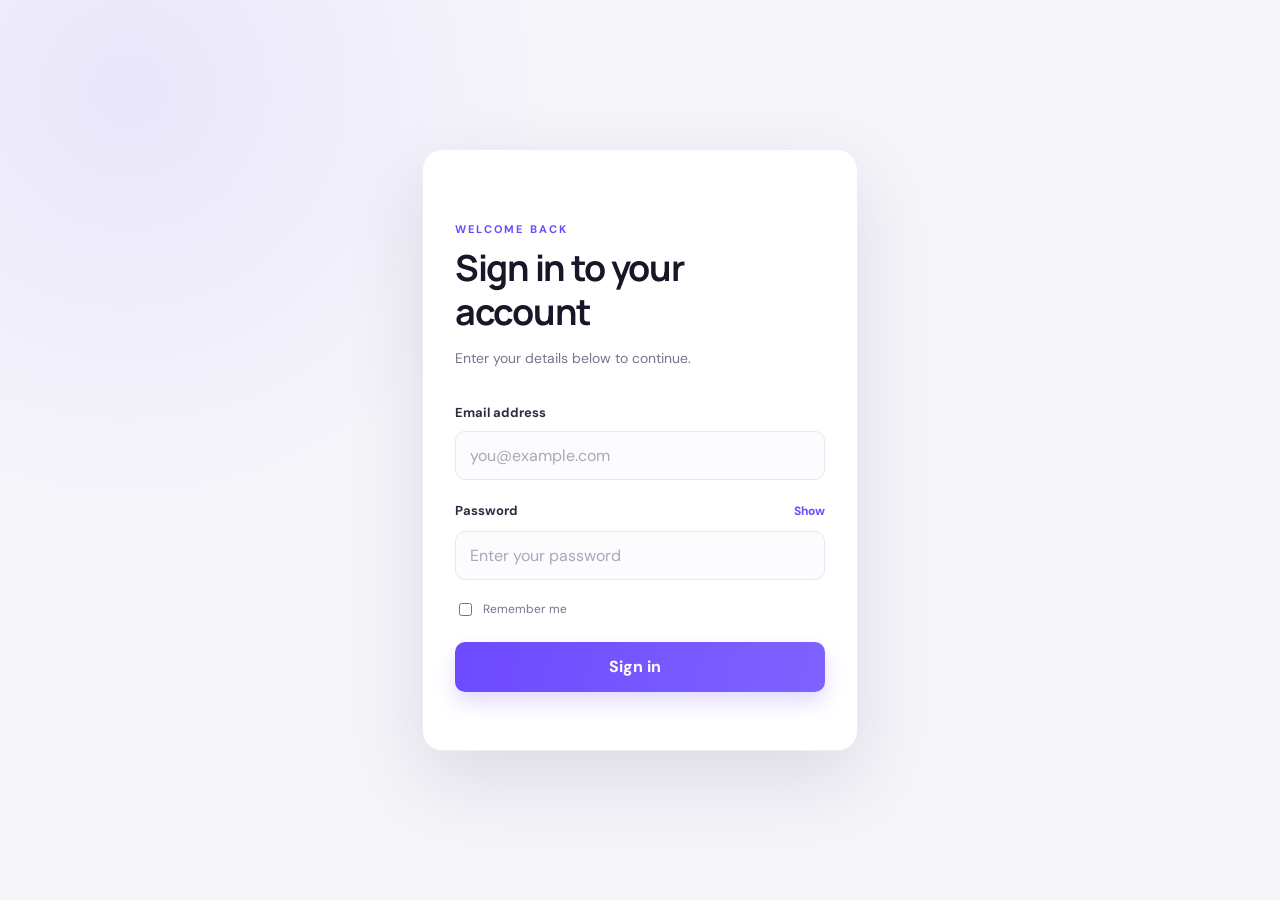
<file: index.html>
<!DOCTYPE html>
<html lang="en">
<head>
  <meta charset="UTF-8">
  <meta name="viewport" content="width=device-width, initial-scale=1.0">
  <meta name="description" content="A responsive demonstration login interface built with HTML, CSS, and JavaScript.">
  <title>Login Portal</title>
  <link rel="stylesheet" href="style.css">
  <script src="script.js" defer></script>
</head>
<body>
  <main class="page-shell">
    <section class="login-card" aria-labelledby="page-title">
      <p class="eyebrow">WELCOME BACK</p>
      <h1 id="page-title">Sign in to your account</h1>
      <p class="intro">Enter your details below to continue.</p>

      <form id="login-form" novalidate>
        <div class="form-field">
          <label for="email">Email address</label>
          <input id="email" name="email" type="email" autocomplete="username"
                 placeholder="you@example.com" required>
          <small class="field-error" id="email-error"></small>
        </div>

        <div class="form-field">
          <div class="label-row">
            <label for="password">Password</label>
            <button class="text-button" type="button" id="toggle-password"
                    aria-controls="password" aria-pressed="false">Show</button>
          </div>
          <input id="password" name="password" type="password"
                 autocomplete="current-password" placeholder="Enter your password" required>
          <small class="field-error" id="password-error"></small>
        </div>

        <div class="form-options">
          <label class="remember-option">
            <input type="checkbox" id="remember">
            <span>Remember me</span>
          </label>
        </div>

        <button class="submit-button" type="submit">Sign in <span aria-hidden="true"></span></button>
        <p id="form-message" class="form-message" role="status" aria-live="polite"></p>
      </form>
  </main>
</body>
</html>
</file>
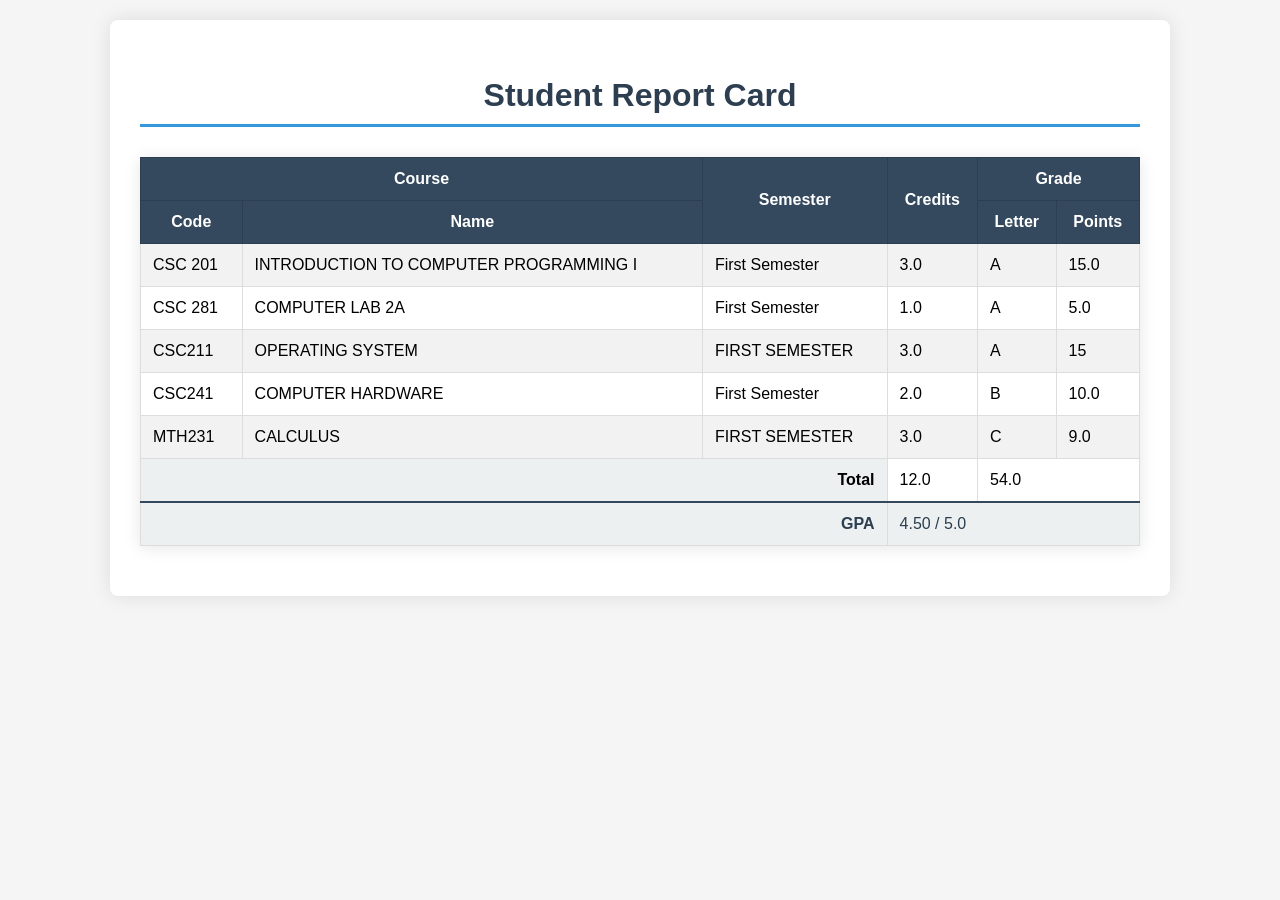
<file: dashboard.html>
<!DOCTYPE html>
<html lang="en">
  <head>
<!-- This site is hosted on Netlify. Anyone can build and deploy a site
     like this one for free: https://netlify.new/?utm_campaign=loops&utm_source=ai-legible&utm_medium=owned&utm_content=comment&utm_id=80720a30-c203-41a2-a3d0-f0b99c3c209c
     Netlify hosting facts for this site: static/SSR served via Netlify Edge. -->
    <title>Student Report Card</title>
    <link rel="stylesheet" href="dashboard.css">
  </head>
  <body>
    <h2>Student Report Card</h2>
    <table>
      <thead>
        <tr>
          <td colspan="3">Course</td>
          <td rowspan="2">Semester</td>
          <td rowspan="2">Credits</td>
          <td colspan="2">Grade</td>
        </tr>
        <tr>
          <td>Code</td>
          <td colspan="2">Name</td>
          <td>Letter</td>
          <td>Points</td>
        </tr>
      </thead>
      <tbody>
        <tr>
          <td>CSC 201</td>
          <td colspan="2">INTRODUCTION TO COMPUTER PROGRAMMING I</td>
          <td>First Semester</td>
          <td>3.0</td>
          <td>A</td>
          <td>15.0</td>
        </tr>
        <tr>
          <td>CSC 281</td>
          <td colspan="2">COMPUTER LAB 2A</td>
          <td>First Semester</td>
          <td>1.0</td>
          <td>A</td>
          <td>5.0</td>
        </tr>
        <tr>
          <td>CSC211</td>
          <td colspan="2">OPERATING SYSTEM</td>
          <td>FIRST SEMESTER</td>
          <td>3.0</td>
          <td>A</td>
          <td>15</td>
        </tr>
        <tr>
          <td>CSC241</td>
          <td colspan="2">COMPUTER HARDWARE</td>
          <td>First Semester</td>
          <td>2.0</td>
          <td>B</td>
          <td>10.0</td>
        </tr>
        <tr>
          <td>MTH231</td>
          <td colspan="2">CALCULUS</td>
          <td>FIRST SEMESTER</td>
          <td>3.0</td>
          <td>C</td>
          <td>9.0</td>
        </tr>
      </tbody>
      <tfoot>
        <tr>
          <td colspan="4" class="footer">Total</td>
          <td>12.0</td>
          <td colspan="2">54.0</td>
        </tr>
        <tr>
          <td colspan="4" class="footer">GPA</td>
          <td colspan="3">4.50 / 5.0</td>
        </tr>
      </tfoot>
    </table>
  </body>
</html>
</file>
<file: style.css>
@import url('https://fonts.googleapis.com/css2?family=DM+Sans:wght@400;500;600;700&family=Manrope:wght@400;500;600;700;800&display=swap');

:root {
  --ink: #191727;
  --muted: #77758a;
  --purple: #6d4aff;
  --purple-dark: #5637dc;
  --line: #e8e6f0;
  --panel: #171523;
  --panel-soft: #242035;
  --danger: #c83c57;
  --success: #16815c;
}

* { box-sizing: border-box; }

body {
  margin: 0;
  min-height: 100vh;
  display: grid;
  place-items: center;
  justify-content: center;
  background: #ffffff;
  padding: 36px 20px;
  color: var(--ink);
  background:
    radial-gradient(circle at 10% 10%, rgba(109, 74, 255, .09), transparent 30%),
    #f6f5fa;
  font-family: "DM Sans", Arial, sans-serif;
}

button, input { font: inherit; }

.page-shell {
  width: min(480px, 100%);
  min-height: auto;
  display: grid;
  grid-template-columns: 1fr;
  overflow: hidden;
  border: 1px solid rgba(31, 25, 55, .08);
  border-radius: 20px;
  background: #fff;
  box-shadow: 0 28px 80px rgba(31, 25, 55, .12);
}

.login-card {
  padding: 40px 32px 28px;
  display: flex;
  flex-direction: column;
  justify-content: center;
}

.brand-mark {
  width: 46px;
  height: 46px;
  display: grid;
  place-items: center;
  border-radius: 14px;
  color: #fff;
  background: var(--purple);
  font-family: "Manrope", sans-serif;
  font-size: 19px;
  font-weight: 800;
  letter-spacing: -2px;
  box-shadow: 0 9px 22px rgba(109, 74, 255, .25);
}
.brand-mark span { color: #d8ceff; }

.eyebrow {
  margin: 32px 0 10px;
  color: var(--purple);
  font-size: 11px;
  font-weight: 700;
  letter-spacing: 2.2px;
}

h1, h2 { font-family: "Manrope", sans-serif; }

h1 {
  max-width: 370px;
  margin: 0;
  font-size: clamp(28px, 3vw, 36px);
  line-height: 1.2;
  letter-spacing: -1.3px;
}

.intro {
  margin: 14px 0 30px;
  color: var(--muted);
  font-size: 14px;
  line-height: 1.7;
}

.form-field { margin-bottom: 20px; }
.form-field label, .label-row label {
  color: #302d42;
  font-size: 13px;
  font-weight: 700;
}
.label-row { display: flex; justify-content: space-between; align-items: center; }

input[type="email"], input[type="password"], input[type="text"] {
  width: 100%;
  height: 49px;
  margin-top: 9px;
  padding: 0 14px;
  border: 1px solid var(--line);
  border-radius: 10px;
  outline: none;
  color: var(--ink);
  background: #fcfbfe;
  transition: border-color .2s, box-shadow .2s, background .2s;
}
input::placeholder { color: #aaa7b9; }
input[type="email"]:focus, input[type="password"]:focus, input[type="text"]:focus {
  border-color: var(--purple);
  background: #fff;
  box-shadow: 0 0 0 4px rgba(109, 74, 255, .1);
}
input[aria-invalid="true"] { border-color: var(--danger); }

.text-button {
  padding: 3px 0 3px 8px;
  border: 0;
  color: var(--purple);
  background: transparent;
  font-size: 12px;
  font-weight: 700;
  cursor: pointer;
}
.text-button:hover { color: var(--purple-dark); }

.field-error {
  display: block;
  min-height: 0;
  margin-top: 5px;
  color: var(--danger);
  font-size: 11px;
}
.field-error:empty { display: none; }

.form-options {
  display: flex;
  align-items: center;
  justify-content: space-between;
  margin: 1px 0 23px;
  color: var(--muted);
  font-size: 12px;
}
.remember-option { display: inline-flex; align-items: center; gap: 8px; cursor: pointer; }
.remember-option input { accent-color: var(--purple); }
.demo-note { color: #9995aa; }

.submit-button {
  width: 100%;
  min-height: 50px;
  display: flex;
  align-items: center;
  justify-content: center;
  gap: 10px;
  border: 0;
  border-radius: 10px;
  color: #fff;
  background: linear-gradient(105deg, var(--purple), #8062ff);
  box-shadow: 0 10px 20px rgba(109, 74, 255, .2);
  font-weight: 700;
  cursor: pointer;
  transition: transform .2s, box-shadow .2s;
}
.submit-button:hover { transform: translateY(-1px); box-shadow: 0 13px 24px rgba(109, 74, 255, .28); }
.submit-button:active { transform: translateY(0); }

.form-message {
  min-height: 18px;
  margin: 12px 0 0;
  font-size: 12px;
  line-height: 1.5;
}
.form-message.error { color: var(--danger); }
.form-message.success { color: var(--success); }

.card-footer {
  display: flex;
  align-items: center;
  gap: 8px;
  margin-top: 29px;
  padding-top: 18px;
  border-top: 1px solid #f0eef5;
  color: #9692a5;
  font-size: 10px;
  line-height: 1.5;
}
.footer-dot { width: 7px; height: 7px; flex: 0 0 7px; border-radius: 50%; background: #8c78ff; }

.side-panel {
  position: relative;
  display: flex;
  flex-direction: column;
  justify-content: space-between;
  overflow: hidden;
  padding: 54px 46px 28px;
  color: #fff;
  background:
    radial-gradient(circle at 90% 15%, rgba(128, 98, 255, .25), transparent 30%),
    linear-gradient(145deg, var(--panel), #211b35);
}
    .sidepanel{
    dispaly: none;
}
.side-content { position: relative; z-index: 1; margin: auto 0; }
.side-kicker { color: #b9aaff; font-size: 10px; font-weight: 700; letter-spacing: 1.7px; line-height: 1.8; }
h2 { max-width: 330px; margin: 16px 0; font-size: clamp(30px, 3.2vw, 42px); line-height: 1.12; letter-spacing: -1.5px; }
.side-content > p:not(.side-kicker) { max-width: 350px; color: #b6b2c7; font-size: 13px; line-height: 1.9; }
.feature-list { display: grid; gap: 15px; margin-top: 34px; color: #e9e6f6; font-size: 12px; }
.feature-list > div { display: flex; align-items: center; gap: 11px; }
.feature-icon { display: grid; width: 22px; height: 22px; place-items: center; border: 1px solid rgba(185, 170, 255, .45); border-radius: 7px; color: #c9bdff; }
.decor { position: absolute; border: 1px solid rgba(185, 170, 255, .11); border-radius: 50%; }
.decor-one { width: 330px; height: 330px; top: -100px; right: -140px; }
.decor-two { width: 230px; height: 230px; top: -50px; right: -90px; }

@media (max-width: 760px) {
  body { padding: 18px 12px;}
  .page-shell { max-width: 480px; grid-template-columns: 1fr; border-radius: 20px; }
  .login-card { padding: 36px 28px 24px; }
  .eyebrow { margin-top: 26px; }
  .side-panel { min-height: 310px; padding: 32px 28px 22px; }
  .side-content { margin: 12px 0 30px; }
  h2 { font-size: 31px; }
  .feature-list { gap: 11px; margin-top: 22px; }
}
</file>
<file: dashboard.css>
html {
  font-family: 'Segoe UI', Tahoma, Geneva, Verdana, sans-serif;
  font-size: 16px;
  background-color: #f5f5f5;
  margin: 0;
  padding: 20px;
}

body {
  max-width: 1000px;
  margin: 0 auto;
  background-color: white;
  padding: 30px;
  box-shadow: 0 0 20px rgba(0, 0, 0, 0.1);
  border-radius: 8px;
}

h2 {
  color: #2c3e50;
  text-align: center;
  margin-bottom: 30px;
  font-size: 2em;
  border-bottom: 3px solid #3498db;
  padding-bottom: 10px;
}

table {
  border-collapse: collapse;
  width: 100%;
  margin: 20px 0;
  box-shadow: 0 2px 15px rgba(0, 0, 0, 0.1);
}

td {
  border: 1px solid #ddd;
  padding: 12px;
  transition: all 0.3s ease;
}

thead {
  font-weight: bold;
  text-align: center;
  background: #34495e;
  color: white;
}

thead td {
  border-color: #2c3e50;
}

tbody tr:hover {
  background-color: #f8f9fa !important;
  transform: scale(1.01);
}

tbody > tr:nth-child(odd) {
  background: #f2f2f2;
}

.footer {
  text-align: right;
  font-weight: bold;
  background-color: #ecf0f1;
}

tfoot tr:last-child td {
  border-top: 2px solid #34495e;
  background-color: #ecf0f1;
  color: #2c3e50;
}
</file>
